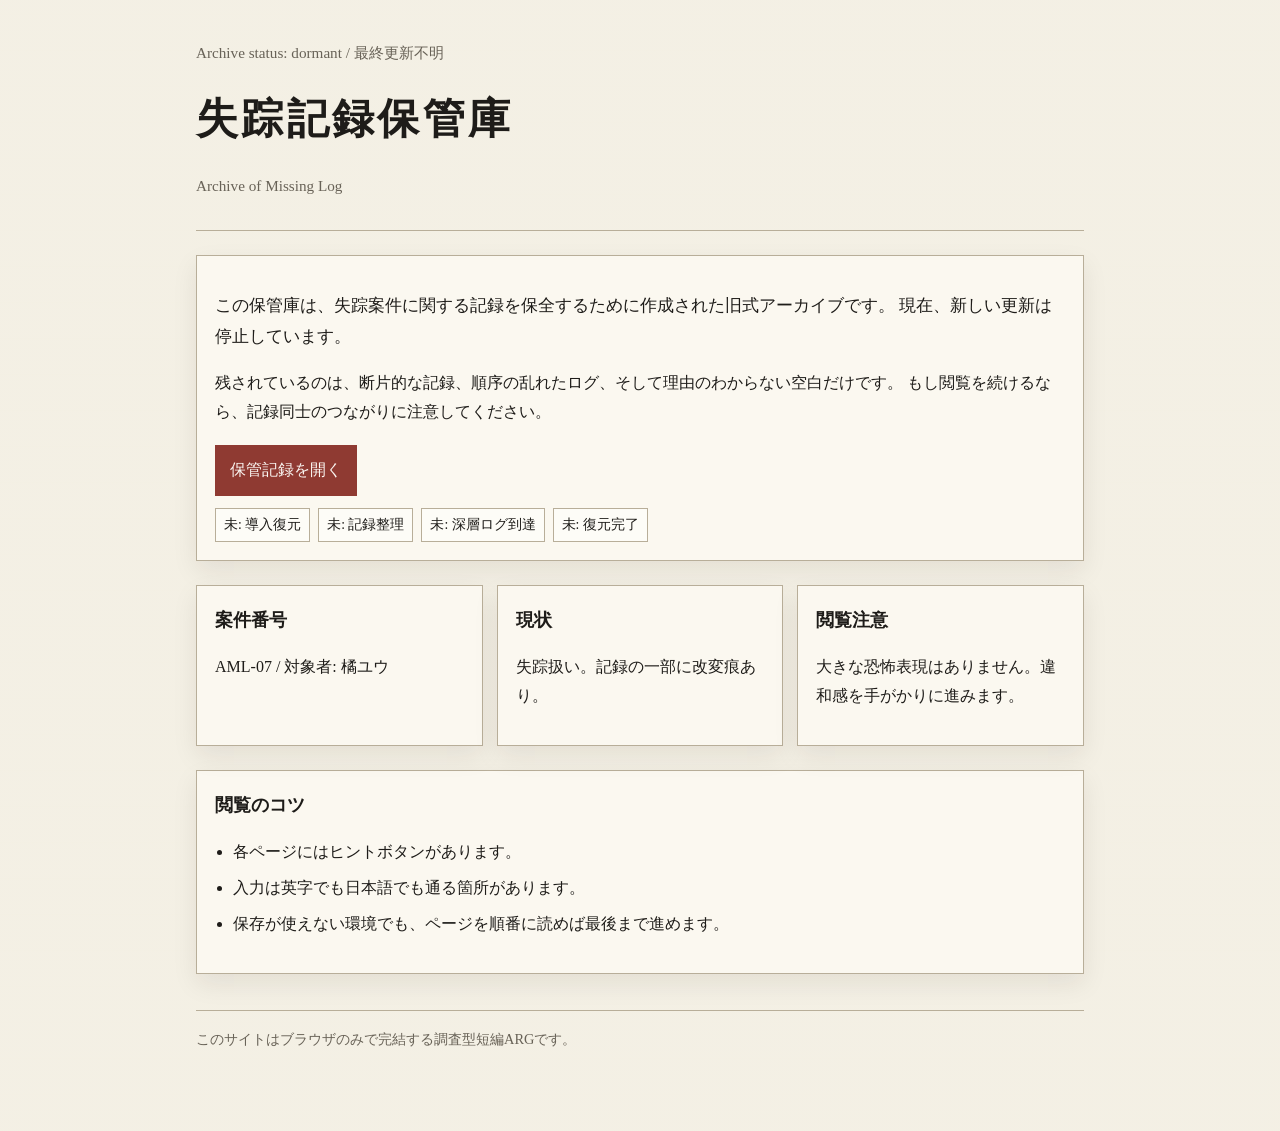
<file: index.html>
<!DOCTYPE html>
<html lang="ja">
<head>
  <meta charset="UTF-8">
  <meta name="viewport" content="width=device-width, initial-scale=1.0">
  <title>失踪記録保管庫</title>
  <link rel="stylesheet" href="css/style.css">
</head>
<body data-page="index">
  <main class="page">
    <header class="site-header">
      <p class="status-line">Archive status: dormant / 最終更新不明</p>
      <h1 class="site-title">失踪記録保管庫</h1>
      <p class="subtitle">Archive of Missing Log</p>
    </header>

    <section class="panel">
      <p class="lead">
        この保管庫は、失踪案件に関する記録を保全するために作成された旧式アーカイブです。
        現在、新しい更新は停止しています。
      </p>
      <p>
        残されているのは、断片的な記録、順序の乱れたログ、そして理由のわからない空白だけです。
        もし閲覧を続けるなら、記録同士のつながりに注意してください。
      </p>
      <div class="button-row">
        <a class="button" href="intro.html">保管記録を開く</a>
      </div>
      <div class="progress" data-progress></div>
    </section>

    <section class="card-list">
      <article class="card">
        <h2>案件番号</h2>
        <p>AML-07 / 対象者: 橘ユウ</p>
      </article>
      <article class="card">
        <h2>現状</h2>
        <p>失踪扱い。記録の一部に改変痕あり。</p>
      </article>
      <article class="card">
        <h2>閲覧注意</h2>
        <p>大きな恐怖表現はありません。違和感を手がかりに進みます。</p>
      </article>
    </section>

    <section class="message-box">
      <h2>閲覧のコツ</h2>
      <ul class="record-list">
        <li>各ページにはヒントボタンがあります。</li>
        <li>入力は英字でも日本語でも通る箇所があります。</li>
        <li>保存が使えない環境でも、ページを順番に読めば最後まで進めます。</li>
      </ul>
    </section>

    <p class="footer-note">このサイトはブラウザのみで完結する調査型短編ARGです。</p>
  </main>

  <script src="js/main.js"></script>
</body>
</html>
</file>
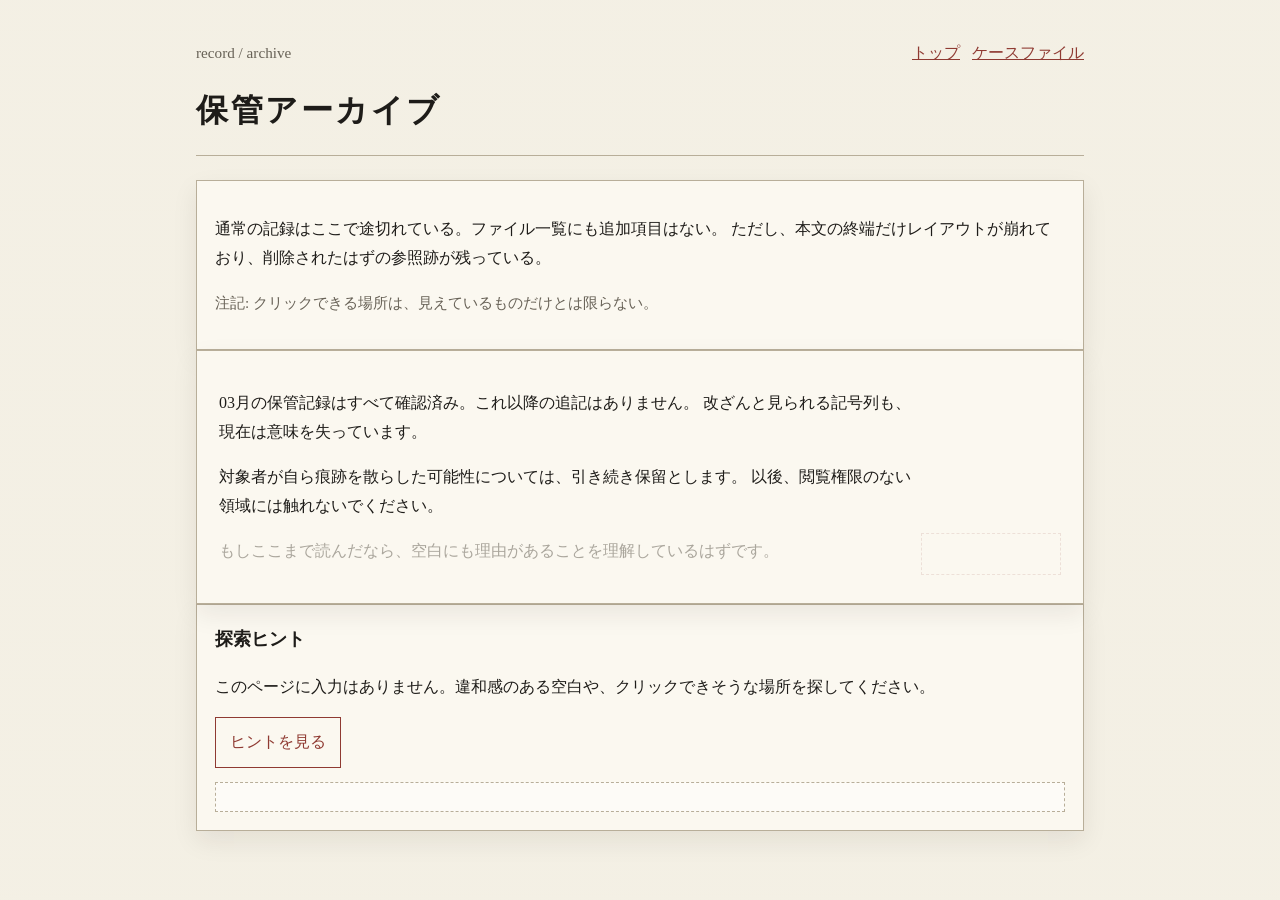
<file: archive.html>
<!DOCTYPE html>
<html lang="ja">
<head>
  <meta charset="UTF-8">
  <meta name="viewport" content="width=device-width, initial-scale=1.0">
  <title>アーカイブ | 失踪記録保管庫</title>
  <link rel="stylesheet" href="css/style.css">
</head>
<body data-page="archive">
  <main class="page">
    <header class="site-header compact">
      <div>
        <p class="status-line">record / archive</p>
        <h1 class="page-title">保管アーカイブ</h1>
      </div>
      <nav class="archive-nav">
        <a href="index.html">トップ</a>
        <a href="case-file.html">ケースファイル</a>
      </nav>
    </header>

    <section class="archive-note">
      <p>
        通常の記録はここで途切れている。ファイル一覧にも追加項目はない。
        ただし、本文の終端だけレイアウトが崩れており、削除されたはずの参照跡が残っている。
      </p>
      <p class="small">注記: クリックできる場所は、見えているものだけとは限らない。</p>
    </section>

    <section class="archive-frame panel">
      <p>
        03月の保管記録はすべて確認済み。これ以降の追記はありません。
        改ざんと見られる記号列も、現在は意味を失っています。
      </p>
      <p>
        対象者が自ら痕跡を散らした可能性については、引き続き保留とします。
        以後、閲覧権限のない領域には触れないでください。
      </p>
      <p class="faded">
        もしここまで読んだなら、空白にも理由があることを理解しているはずです。
      </p>
      <a class="ghost-link" href="hidden-log.html" aria-label="隠しログを開く">hidden log</a>
    </section>

    <section class="puzzle-box">
      <h2>探索ヒント</h2>
      <p>このページに入力はありません。違和感のある空白や、クリックできそうな場所を探してください。</p>
      <div data-hints>
        <button type="button" class="secondary" data-show-hint>ヒントを見る</button>
        <div class="hint-panel">
          <p class="hidden" data-hint-step>ヒント1: テキストではなく、ページ下部の余白に注目してください。</p>
          <p class="hidden" data-hint-step>ヒント2: 透明に近いリンクが右下にあります。キーボード操作でも見つけられます。</p>
          <p class="hidden" data-hint-step>ヒント3: 右下の空白をクリックすると `hidden-log.html` へ進めます。</p>
        </div>
      </div>
    </section>
  </main>

  <script src="js/main.js"></script>
</body>
</html>
</file>
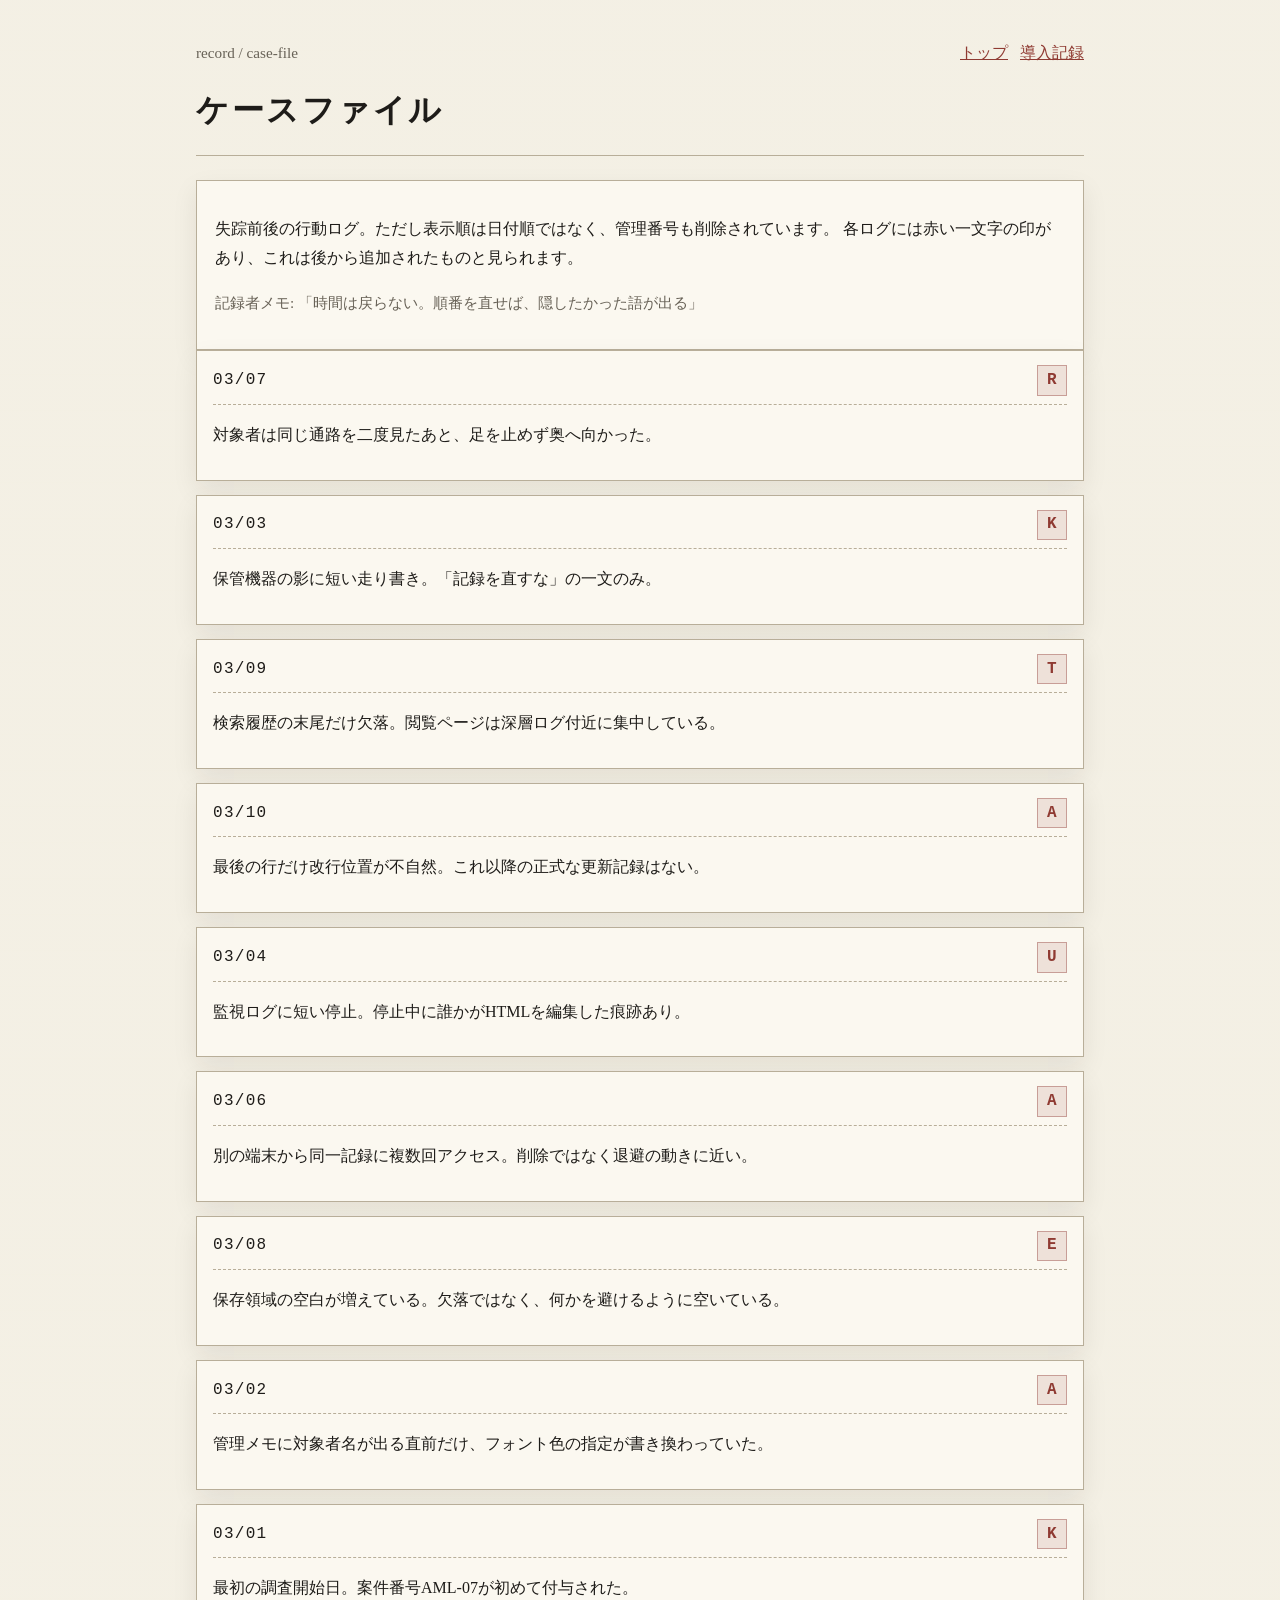
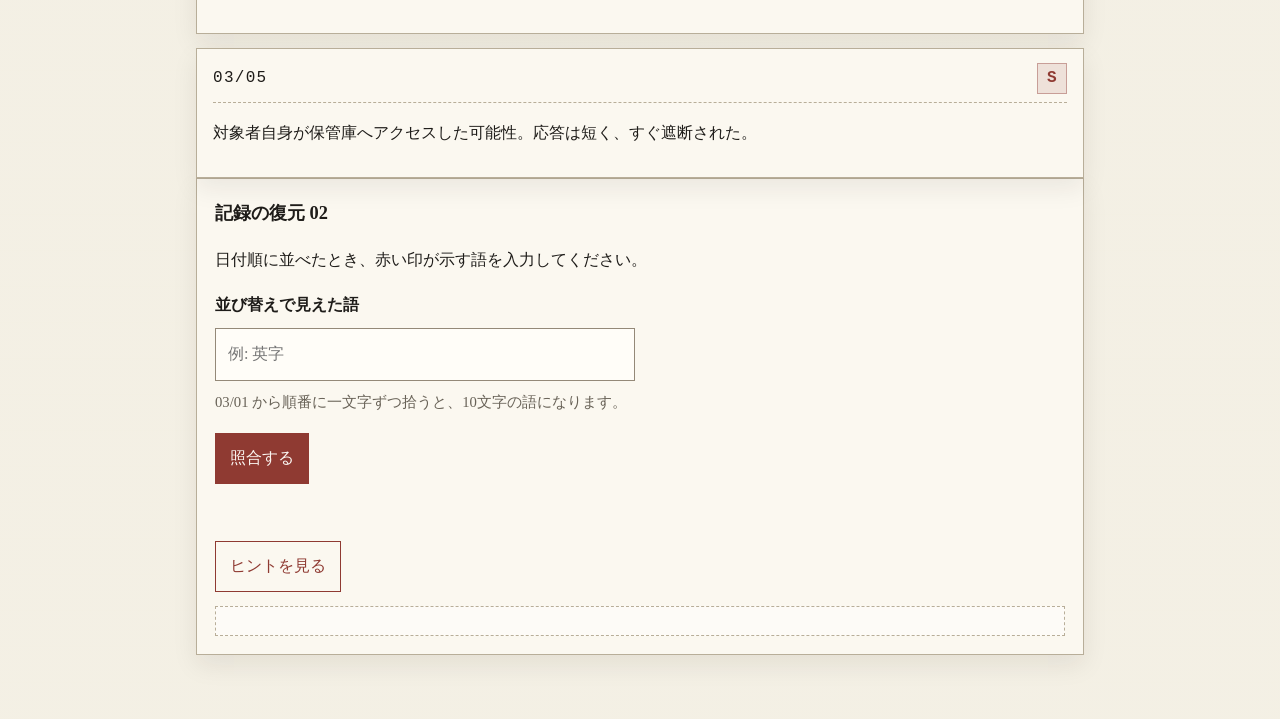
<file: case-file.html>
<!DOCTYPE html>
<html lang="ja">
<head>
  <meta charset="UTF-8">
  <meta name="viewport" content="width=device-width, initial-scale=1.0">
  <title>ケースファイル | 失踪記録保管庫</title>
  <link rel="stylesheet" href="css/style.css">
</head>
<body data-page="case-file">
  <main class="page">
    <header class="site-header compact">
      <div>
        <p class="status-line">record / case-file</p>
        <h1 class="page-title">ケースファイル</h1>
      </div>
      <nav class="archive-nav">
        <a href="index.html">トップ</a>
        <a href="intro.html">導入記録</a>
      </nav>
    </header>

    <section class="panel">
      <p>
        失踪前後の行動ログ。ただし表示順は日付順ではなく、管理番号も削除されています。
        各ログには赤い一文字の印があり、これは後から追加されたものと見られます。
      </p>
      <p class="small">記録者メモ: 「時間は戻らない。順番を直せば、隠したかった語が出る」</p>
    </section>

    <section class="log-board" aria-label="日付の乱れたログ一覧">
      <article class="log-entry">
        <div class="log-top">
          <span class="date">03/07</span>
          <span class="code-chip" aria-label="文字 R">R</span>
        </div>
        <p>対象者は同じ通路を二度見たあと、足を止めず奥へ向かった。</p>
      </article>
      <article class="log-entry">
        <div class="log-top">
          <span class="date">03/03</span>
          <span class="code-chip" aria-label="文字 K">K</span>
        </div>
        <p>保管機器の影に短い走り書き。「記録を直すな」の一文のみ。</p>
      </article>
      <article class="log-entry">
        <div class="log-top">
          <span class="date">03/09</span>
          <span class="code-chip" aria-label="文字 T">T</span>
        </div>
        <p>検索履歴の末尾だけ欠落。閲覧ページは深層ログ付近に集中している。</p>
      </article>
      <article class="log-entry">
        <div class="log-top">
          <span class="date">03/10</span>
          <span class="code-chip" aria-label="文字 A">A</span>
        </div>
        <p>最後の行だけ改行位置が不自然。これ以降の正式な更新記録はない。</p>
      </article>
      <article class="log-entry">
        <div class="log-top">
          <span class="date">03/04</span>
          <span class="code-chip" aria-label="文字 U">U</span>
        </div>
        <p>監視ログに短い停止。停止中に誰かがHTMLを編集した痕跡あり。</p>
      </article>
      <article class="log-entry">
        <div class="log-top">
          <span class="date">03/06</span>
          <span class="code-chip" aria-label="文字 A">A</span>
        </div>
        <p>別の端末から同一記録に複数回アクセス。削除ではなく退避の動きに近い。</p>
      </article>
      <article class="log-entry">
        <div class="log-top">
          <span class="date">03/08</span>
          <span class="code-chip" aria-label="文字 E">E</span>
        </div>
        <p>保存領域の空白が増えている。欠落ではなく、何かを避けるように空いている。</p>
      </article>
      <article class="log-entry">
        <div class="log-top">
          <span class="date">03/02</span>
          <span class="code-chip" aria-label="文字 A">A</span>
        </div>
        <p>管理メモに対象者名が出る直前だけ、フォント色の指定が書き換わっていた。</p>
      </article>
      <article class="log-entry">
        <div class="log-top">
          <span class="date">03/01</span>
          <span class="code-chip" aria-label="文字 K">K</span>
        </div>
        <p>最初の調査開始日。案件番号AML-07が初めて付与された。</p>
      </article>
      <article class="log-entry">
        <div class="log-top">
          <span class="date">03/05</span>
          <span class="code-chip" aria-label="文字 S">S</span>
        </div>
        <p>対象者自身が保管庫へアクセスした可能性。応答は短く、すぐ遮断された。</p>
      </article>
    </section>

    <section class="puzzle-box">
      <h2>記録の復元 02</h2>
      <p>日付順に並べたとき、赤い印が示す語を入力してください。</p>
      <form
        class="form-block"
        data-puzzle-form
        data-answer="KAKUSARETA|かくされた"
        data-reveal="#case-next"
        data-success-key="puzzle2-solved"
        data-success-message="照合成功。アーカイブ閲覧権限が戻りました。"
        data-error-message="違います。日付順に整列させてから文字を読んでください。"
      >
        <label class="field-label" for="case-answer">並び替えで見えた語</label>
        <input id="case-answer" name="case-answer" type="text" placeholder="例: 英字">
        <p class="helper">03/01 から順番に一文字ずつ拾うと、10文字の語になります。</p>
        <div class="button-row">
          <button type="submit">照合する</button>
        </div>
        <p class="feedback" aria-live="polite"></p>
      </form>

      <div data-hints>
        <button type="button" class="secondary" data-show-hint>ヒントを見る</button>
        <div class="hint-panel">
          <p class="hidden" data-hint-step>ヒント1: まず日付を古い順に並べます。</p>
          <p class="hidden" data-hint-step>ヒント2: 03/01 から 03/10 まで、各ログの赤い印だけを読みます。</p>
          <p class="hidden" data-hint-step>ヒント3: 答えは `KAKUSARETA` です。</p>
        </div>
      </div>

      <div id="case-next" class="hidden">
        <div class="button-row">
          <a class="button" href="archive.html">アーカイブを見る</a>
        </div>
      </div>
    </section>
  </main>

  <script src="js/main.js"></script>
</body>
</html>
</file>
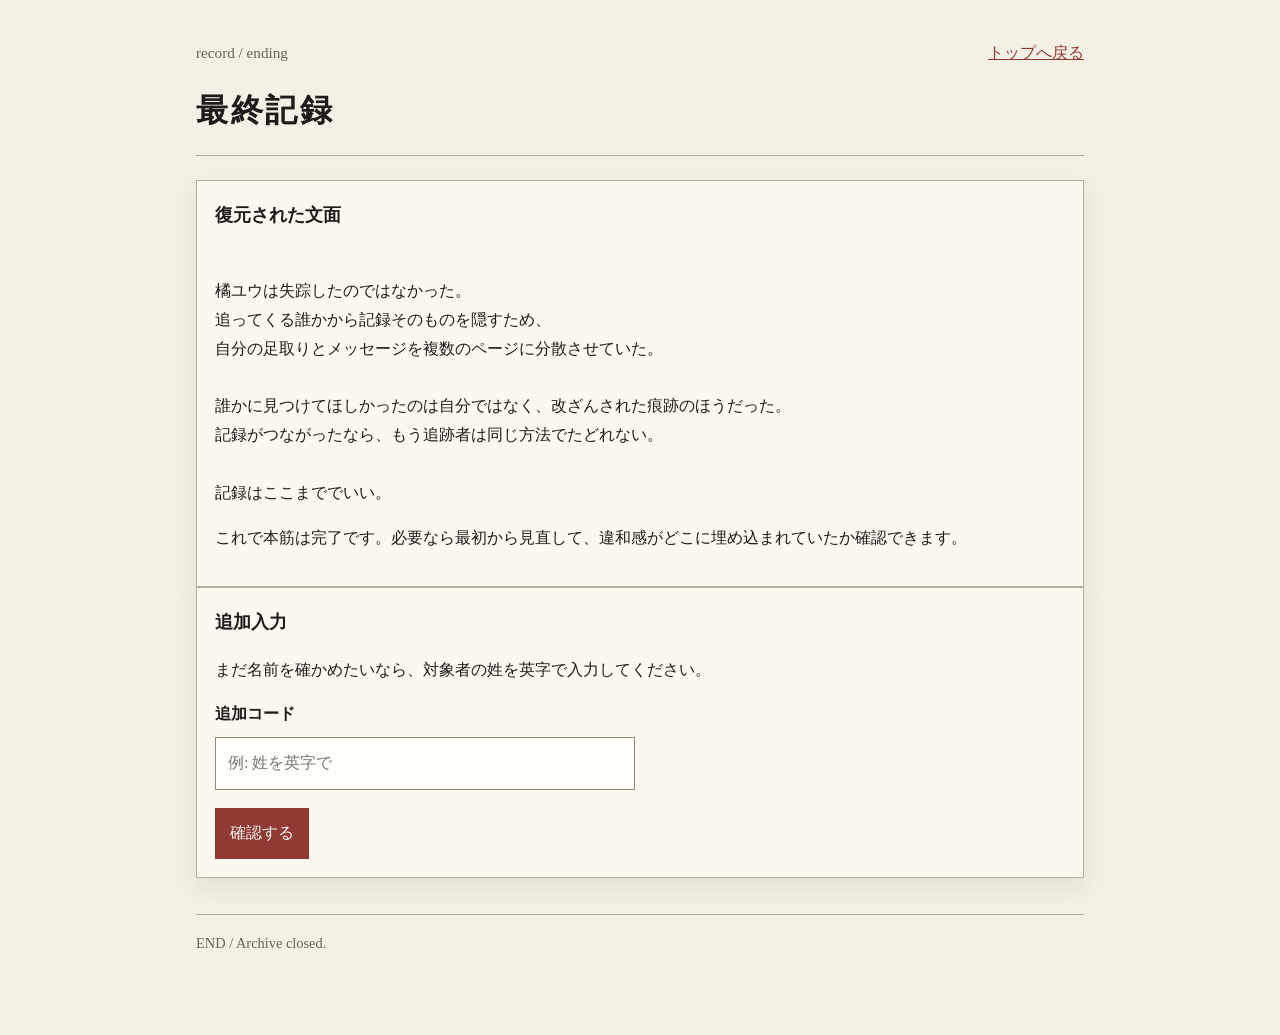
<file: ending.html>
<!DOCTYPE html>
<html lang="ja">
<head>
  <meta charset="UTF-8">
  <meta name="viewport" content="width=device-width, initial-scale=1.0">
  <title>最終記録 | 失踪記録保管庫</title>
  <link rel="stylesheet" href="css/style.css">
</head>
<body data-page="ending">
  <main class="page">
    <header class="site-header compact">
      <div>
        <p class="status-line">record / ending</p>
        <h1 class="page-title">最終記録</h1>
      </div>
      <nav class="archive-nav">
        <a href="index.html">トップへ戻る</a>
      </nav>
    </header>

    <section class="message-box">
      <h2>復元された文面</h2>
      <p class="ending-note">
橘ユウは失踪したのではなかった。
追ってくる誰かから記録そのものを隠すため、
自分の足取りとメッセージを複数のページに分散させていた。

誰かに見つけてほしかったのは自分ではなく、改ざんされた痕跡のほうだった。
記録がつながったなら、もう追跡者は同じ方法でたどれない。

記録はここまででいい。
      </p>
      <p>
        これで本筋は完了です。必要なら最初から見直して、違和感がどこに埋め込まれていたか確認できます。
      </p>
    </section>

    <section class="puzzle-box">
      <h2>追加入力</h2>
      <p>まだ名前を確かめたいなら、対象者の姓を英字で入力してください。</p>
      <form class="form-block" data-secret-form data-answer="TACHIBANA" data-output="#secret-message">
        <label class="field-label" for="secret-answer">追加コード</label>
        <input id="secret-answer" name="secret-answer" type="text" placeholder="例: 姓を英字で">
        <div class="button-row">
          <button type="submit">確認する</button>
        </div>
      </form>
      <div id="secret-message" class="hint-panel hidden">
        <p>
          追記: 「名前まで辿りついたなら十分です。これ以上は保管しないでください。」
        </p>
      </div>
    </section>

    <p class="footer-note">END / Archive closed.</p>
  </main>

  <script src="js/main.js"></script>
</body>
</html>
</file>
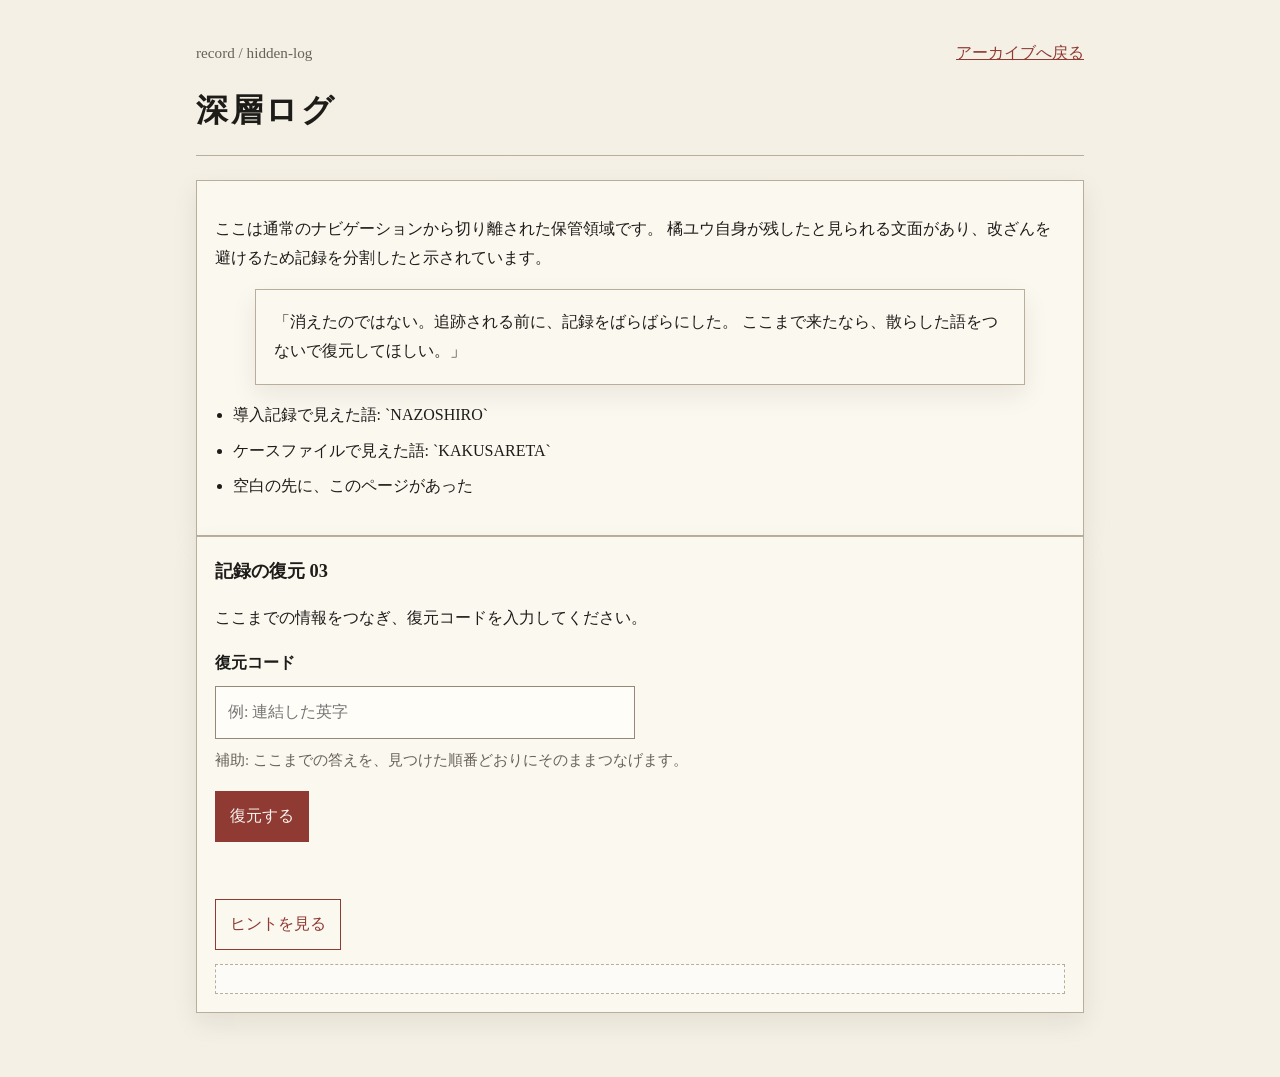
<file: hidden-log.html>
<!DOCTYPE html>
<html lang="ja">
<head>
  <meta charset="UTF-8">
  <meta name="viewport" content="width=device-width, initial-scale=1.0">
  <title>深層ログ | 失踪記録保管庫</title>
  <link rel="stylesheet" href="css/style.css">
</head>
<body data-page="hidden-log">
  <main class="page">
    <header class="site-header compact">
      <div>
        <p class="status-line">record / hidden-log</p>
        <h1 class="page-title">深層ログ</h1>
      </div>
      <nav class="archive-nav">
        <a href="archive.html">アーカイブへ戻る</a>
      </nav>
    </header>

    <section class="panel">
      <p>
        ここは通常のナビゲーションから切り離された保管領域です。
        橘ユウ自身が残したと見られる文面があり、改ざんを避けるため記録を分割したと示されています。
      </p>
      <blockquote class="archive-note">
        「消えたのではない。追跡される前に、記録をばらばらにした。
        ここまで来たなら、散らした語をつないで復元してほしい。」
      </blockquote>
      <ul class="clue-list">
        <li>導入記録で見えた語: `NAZOSHIRO`</li>
        <li>ケースファイルで見えた語: `KAKUSARETA`</li>
        <li>空白の先に、このページがあった</li>
      </ul>
    </section>

    <section class="puzzle-box">
      <h2>記録の復元 03</h2>
      <p>ここまでの情報をつなぎ、復元コードを入力してください。</p>
      <form
        class="form-block"
        data-puzzle-form
        data-answer="NAZOSHIROKAKUSARETA"
        data-reveal="#hidden-next"
        data-success-key="puzzle4-solved"
        data-success-message="復元完了。最終記録への扉が開きました。"
        data-error-message="一致しません。これまでの答えを順番につなげてください。"
      >
        <label class="field-label" for="hidden-answer">復元コード</label>
        <input id="hidden-answer" name="hidden-answer" type="text" placeholder="例: 連結した英字">
        <p class="helper">補助: ここまでの答えを、見つけた順番どおりにそのままつなげます。</p>
        <div class="button-row">
          <button type="submit">復元する</button>
        </div>
        <p class="feedback" aria-live="polite"></p>
      </form>

      <div data-hints>
        <button type="button" class="secondary" data-show-hint>ヒントを見る</button>
        <div class="hint-panel">
          <p class="hidden" data-hint-step>ヒント1: 新しい語を探す問題ではありません。</p>
          <p class="hidden" data-hint-step>ヒント2: `NAZOSHIRO` と `KAKUSARETA` を順に連結します。</p>
          <p class="hidden" data-hint-step>ヒント3: 答えは `NAZOSHIROKAKUSARETA` です。</p>
        </div>
      </div>

      <div id="hidden-next" class="hidden">
        <div class="button-row">
          <a class="button" href="ending.html">最終記録を読む</a>
        </div>
      </div>
    </section>
  </main>

  <script src="js/main.js"></script>
</body>
</html>
</file>
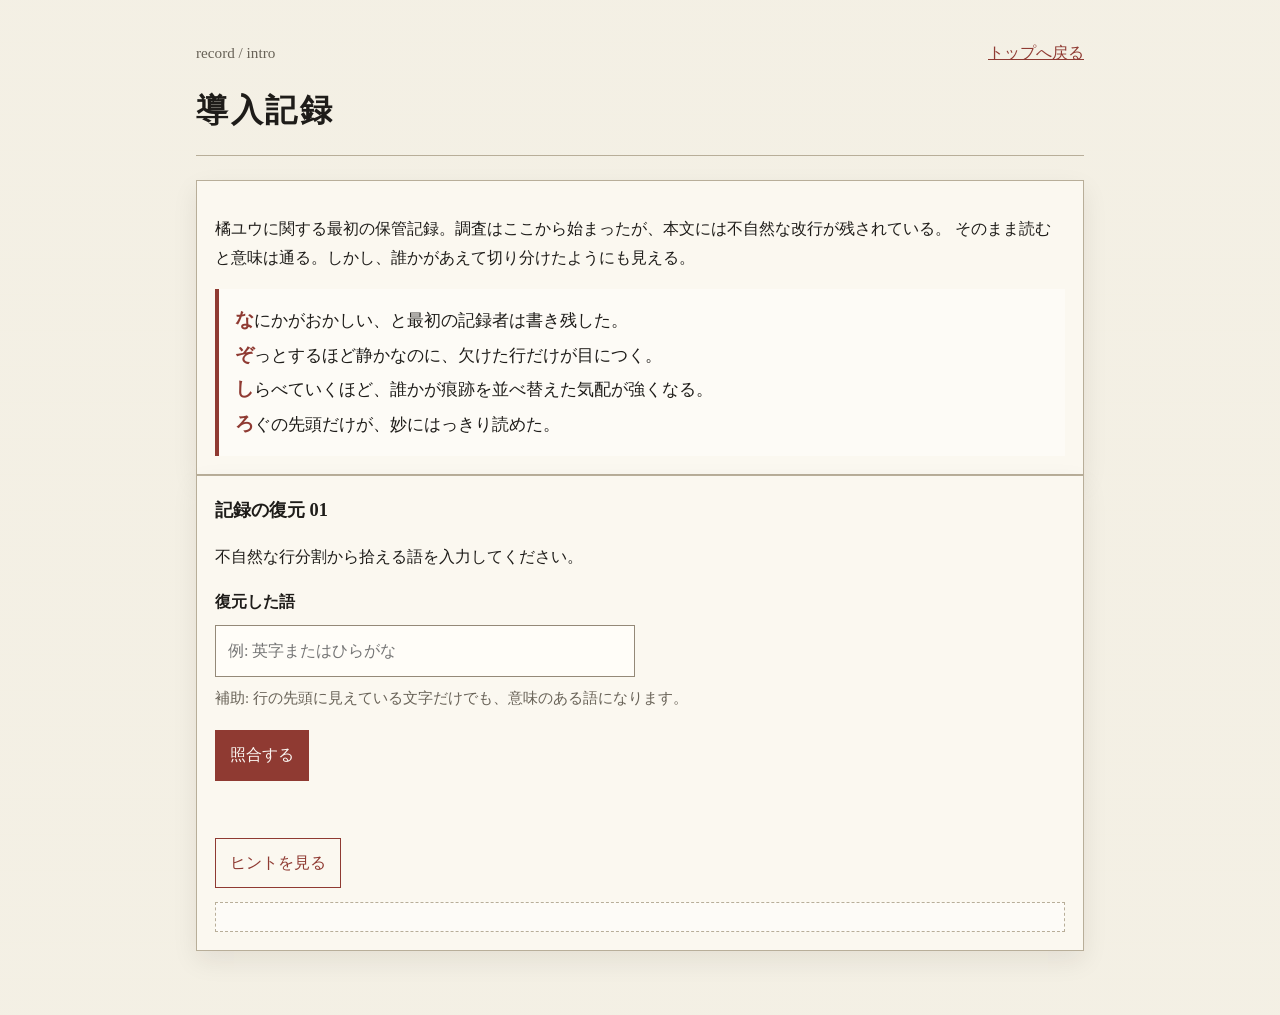
<file: intro.html>
<!DOCTYPE html>
<html lang="ja">
<head>
  <meta charset="UTF-8">
  <meta name="viewport" content="width=device-width, initial-scale=1.0">
  <title>導入記録 | 失踪記録保管庫</title>
  <link rel="stylesheet" href="css/style.css">
</head>
<body data-page="intro">
  <main class="page">
    <header class="site-header compact">
      <div>
        <p class="status-line">record / intro</p>
        <h1 class="page-title">導入記録</h1>
      </div>
      <nav class="archive-nav">
        <a href="index.html">トップへ戻る</a>
      </nav>
    </header>

    <section class="panel">
      <p>
        橘ユウに関する最初の保管記録。調査はここから始まったが、本文には不自然な改行が残されている。
        そのまま読むと意味は通る。しかし、誰かがあえて切り分けたようにも見える。
      </p>
      <div class="acrostic" aria-label="導入ログ本文">
        <p><span class="initial">な</span>にかがおかしい、と最初の記録者は書き残した。</p>
        <p><span class="initial">ぞ</span>っとするほど静かなのに、欠けた行だけが目につく。</p>
        <p><span class="initial">し</span>らべていくほど、誰かが痕跡を並べ替えた気配が強くなる。</p>
        <p><span class="initial">ろ</span>ぐの先頭だけが、妙にはっきり読めた。</p>
      </div>
    </section>

    <section class="puzzle-box">
      <h2>記録の復元 01</h2>
      <p>不自然な行分割から拾える語を入力してください。</p>
      <form
        class="form-block"
        data-puzzle-form
        data-answer="なぞしろ|NAZOSHIRO"
        data-reveal="#intro-next"
        data-success-key="puzzle1-solved"
        data-success-message="一致しました。次の記録への参照が復元されました。"
        data-error-message="違います。本文の“最初”に注目してください。"
      >
        <label class="field-label" for="intro-answer">復元した語</label>
        <input id="intro-answer" name="intro-answer" type="text" placeholder="例: 英字またはひらがな">
        <p class="helper">補助: 行の先頭に見えている文字だけでも、意味のある語になります。</p>
        <div class="button-row">
          <button type="submit">照合する</button>
        </div>
        <p class="feedback" aria-live="polite"></p>
      </form>

      <div data-hints>
        <button type="button" class="secondary" data-show-hint>ヒントを見る</button>
        <div class="hint-panel">
          <p class="hidden" data-hint-step>ヒント1: 行の頭は他より少し目立っています。</p>
          <p class="hidden" data-hint-step>ヒント2: 上から順に先頭文字を読むと4文字の語になります。</p>
          <p class="hidden" data-hint-step>ヒント3: 答えは「なぞしろ」です。英字なら `NAZOSHIRO` でも通ります。</p>
        </div>
      </div>

      <div id="intro-next" class="hidden">
        <div class="button-row">
          <a class="button" href="case-file.html">調査ログへ進む</a>
        </div>
      </div>
    </section>
  </main>

  <script src="js/main.js"></script>
</body>
</html>
</file>
<file: css/style.css>
:root {
  --bg: #f3efe3;
  --panel: #fbf8f0;
  --ink: #1e1c19;
  --muted: #686257;
  --line: #b8ae99;
  --accent: #8f3a32;
  --accent-soft: rgba(143, 58, 50, 0.12);
  --shadow: rgba(38, 31, 24, 0.08);
  --mono: "Courier New", "MS Gothic", monospace;
  --serif: "Yu Mincho", "Hiragino Mincho ProN", "Times New Roman", serif;
}

* {
  box-sizing: border-box;
}

html {
  font-size: 16px;
}

body {
  margin: 0;
  color: var(--ink);
  background:
    linear-gradient(rgba(243, 239, 227, 0.95), rgba(243, 239, 227, 0.95)),
    repeating-linear-gradient(
      0deg,
      rgba(120, 108, 89, 0.06),
      rgba(120, 108, 89, 0.06) 1px,
      transparent 1px,
      transparent 36px
    );
  font-family: var(--serif);
  line-height: 1.8;
}

a {
  color: var(--accent);
}

a:hover,
a:focus-visible {
  color: #6d2c27;
}

.page {
  width: min(100%, 920px);
  margin: 0 auto;
  padding: 24px 16px 64px;
}

.site-header {
  border-bottom: 1px solid var(--line);
  padding-bottom: 16px;
  margin-bottom: 24px;
}

.site-header.compact {
  display: flex;
  justify-content: space-between;
  gap: 16px;
  align-items: baseline;
  flex-wrap: wrap;
}

.site-title,
.page-title {
  margin: 0;
  letter-spacing: 0.08em;
  font-weight: 600;
}

.site-title {
  font-size: clamp(1.8rem, 5vw, 2.6rem);
}

.page-title {
  font-size: clamp(1.5rem, 4vw, 2rem);
}

.subtitle,
.status-line,
.meta,
.small {
  color: var(--muted);
  font-size: 0.95rem;
}

.grid {
  display: grid;
  gap: 16px;
}

.panel,
.card,
.log-entry,
.puzzle-box,
.message-box,
.archive-note {
  background: var(--panel);
  border: 1px solid var(--line);
  box-shadow: 0 10px 24px var(--shadow);
}

.panel,
.card,
.puzzle-box,
.message-box,
.archive-note {
  padding: 18px;
}

.lead {
  font-size: 1.06rem;
}

.card-list {
  display: grid;
  gap: 14px;
  grid-template-columns: repeat(auto-fit, minmax(220px, 1fr));
  margin: 24px 0;
}

.card h2,
.panel h2,
.puzzle-box h2,
.message-box h2 {
  margin-top: 0;
  font-size: 1.15rem;
}

.button,
button,
.link-button {
  appearance: none;
  border: 1px solid var(--accent);
  background: var(--accent);
  color: #faf5f1;
  padding: 10px 14px;
  font: inherit;
  cursor: pointer;
  text-decoration: none;
  display: inline-block;
  transition: background-color 0.2s ease, color 0.2s ease, transform 0.2s ease;
}

.button:hover,
.button:focus-visible,
button:hover,
button:focus-visible,
.link-button:hover,
.link-button:focus-visible {
  background: #73302a;
  color: #fff8f5;
  transform: translateY(-1px);
}

.button.secondary,
button.secondary,
.link-button.secondary {
  background: transparent;
  color: var(--accent);
}

.button-row {
  display: flex;
  gap: 12px;
  flex-wrap: wrap;
  margin-top: 18px;
}

.archive-nav {
  display: flex;
  gap: 12px;
  flex-wrap: wrap;
}

.record-list,
.clue-list {
  padding-left: 1.1rem;
}

.record-list li,
.clue-list li {
  margin-bottom: 0.45rem;
}

.acrostic {
  background: rgba(255, 255, 255, 0.35);
  border-left: 4px solid var(--accent);
  padding: 14px 14px 14px 16px;
  font-size: 1.05rem;
}

.acrostic p {
  margin: 0;
}

.initial {
  color: var(--accent);
  font-weight: 700;
  font-size: 1.15em;
}

.form-block {
  margin-top: 16px;
}

.field-label {
  display: block;
  margin-bottom: 8px;
  font-weight: 600;
}

input[type="text"] {
  width: min(100%, 420px);
  padding: 11px 12px;
  border: 1px solid #948978;
  background: #fffdf8;
  font: inherit;
  color: var(--ink);
}

.helper {
  color: var(--muted);
  font-size: 0.92rem;
  margin-top: 8px;
}

.feedback {
  margin-top: 12px;
  min-height: 1.8em;
  font-weight: 600;
}

.feedback.success {
  color: #245934;
}

.feedback.error {
  color: #8a1f1f;
}

.hidden {
  display: none !important;
}

.hint-panel {
  margin-top: 14px;
  padding: 14px;
  border: 1px dashed var(--line);
  background: rgba(255, 255, 255, 0.52);
}

.hint-panel p {
  margin: 0 0 8px;
}

.hint-panel p:last-child {
  margin-bottom: 0;
}

.log-board {
  display: grid;
  gap: 14px;
}

.log-entry {
  padding: 14px 16px;
}

.log-top {
  display: flex;
  justify-content: space-between;
  gap: 10px;
  align-items: baseline;
  border-bottom: 1px dashed var(--line);
  padding-bottom: 8px;
  margin-bottom: 10px;
}

.date {
  font-family: var(--mono);
  letter-spacing: 0.08em;
}

.code-chip {
  display: inline-flex;
  width: 1.9rem;
  height: 1.9rem;
  align-items: center;
  justify-content: center;
  background: var(--accent-soft);
  border: 1px solid rgba(143, 58, 50, 0.4);
  color: var(--accent);
  font-family: var(--mono);
  font-weight: 700;
}

.archive-frame {
  position: relative;
  min-height: 220px;
  padding: 22px;
  overflow: hidden;
}

.archive-frame p {
  max-width: 44rem;
}

.faded {
  color: rgba(104, 98, 87, 0.55);
}

.ghost-link {
  position: absolute;
  right: 22px;
  bottom: 28px;
  width: 140px;
  height: 42px;
  border: 1px dashed rgba(143, 58, 50, 0.12);
  color: transparent;
  background: transparent;
}

.ghost-link:hover,
.ghost-link:focus-visible {
  color: var(--accent);
  background: rgba(143, 58, 50, 0.08);
}

.ghost-link::after {
  content: "log?";
  position: absolute;
  inset: 0;
  display: grid;
  place-items: center;
  color: transparent;
  letter-spacing: 0.2em;
}

.ghost-link:hover::after,
.ghost-link:focus-visible::after {
  color: rgba(143, 58, 50, 0.82);
}

.ending-note {
  white-space: pre-line;
}

.progress {
  display: flex;
  gap: 8px;
  flex-wrap: wrap;
  margin-top: 12px;
}

.progress-tag {
  border: 1px solid var(--line);
  padding: 4px 8px;
  font-size: 0.85rem;
  background: rgba(255, 255, 255, 0.45);
}

.footer-note {
  margin-top: 36px;
  padding-top: 16px;
  border-top: 1px solid var(--line);
  color: var(--muted);
  font-size: 0.9rem;
}

@media (max-width: 640px) {
  .page {
    padding: 18px 12px 48px;
  }

  .panel,
  .card,
  .puzzle-box,
  .message-box,
  .archive-note,
  .log-entry {
    padding: 14px;
  }

  .site-header.compact {
    display: block;
  }

  .log-top {
    flex-direction: column;
    align-items: flex-start;
  }

  .ghost-link {
    left: 22px;
    right: auto;
    width: calc(100% - 44px);
  }
}
</file>
